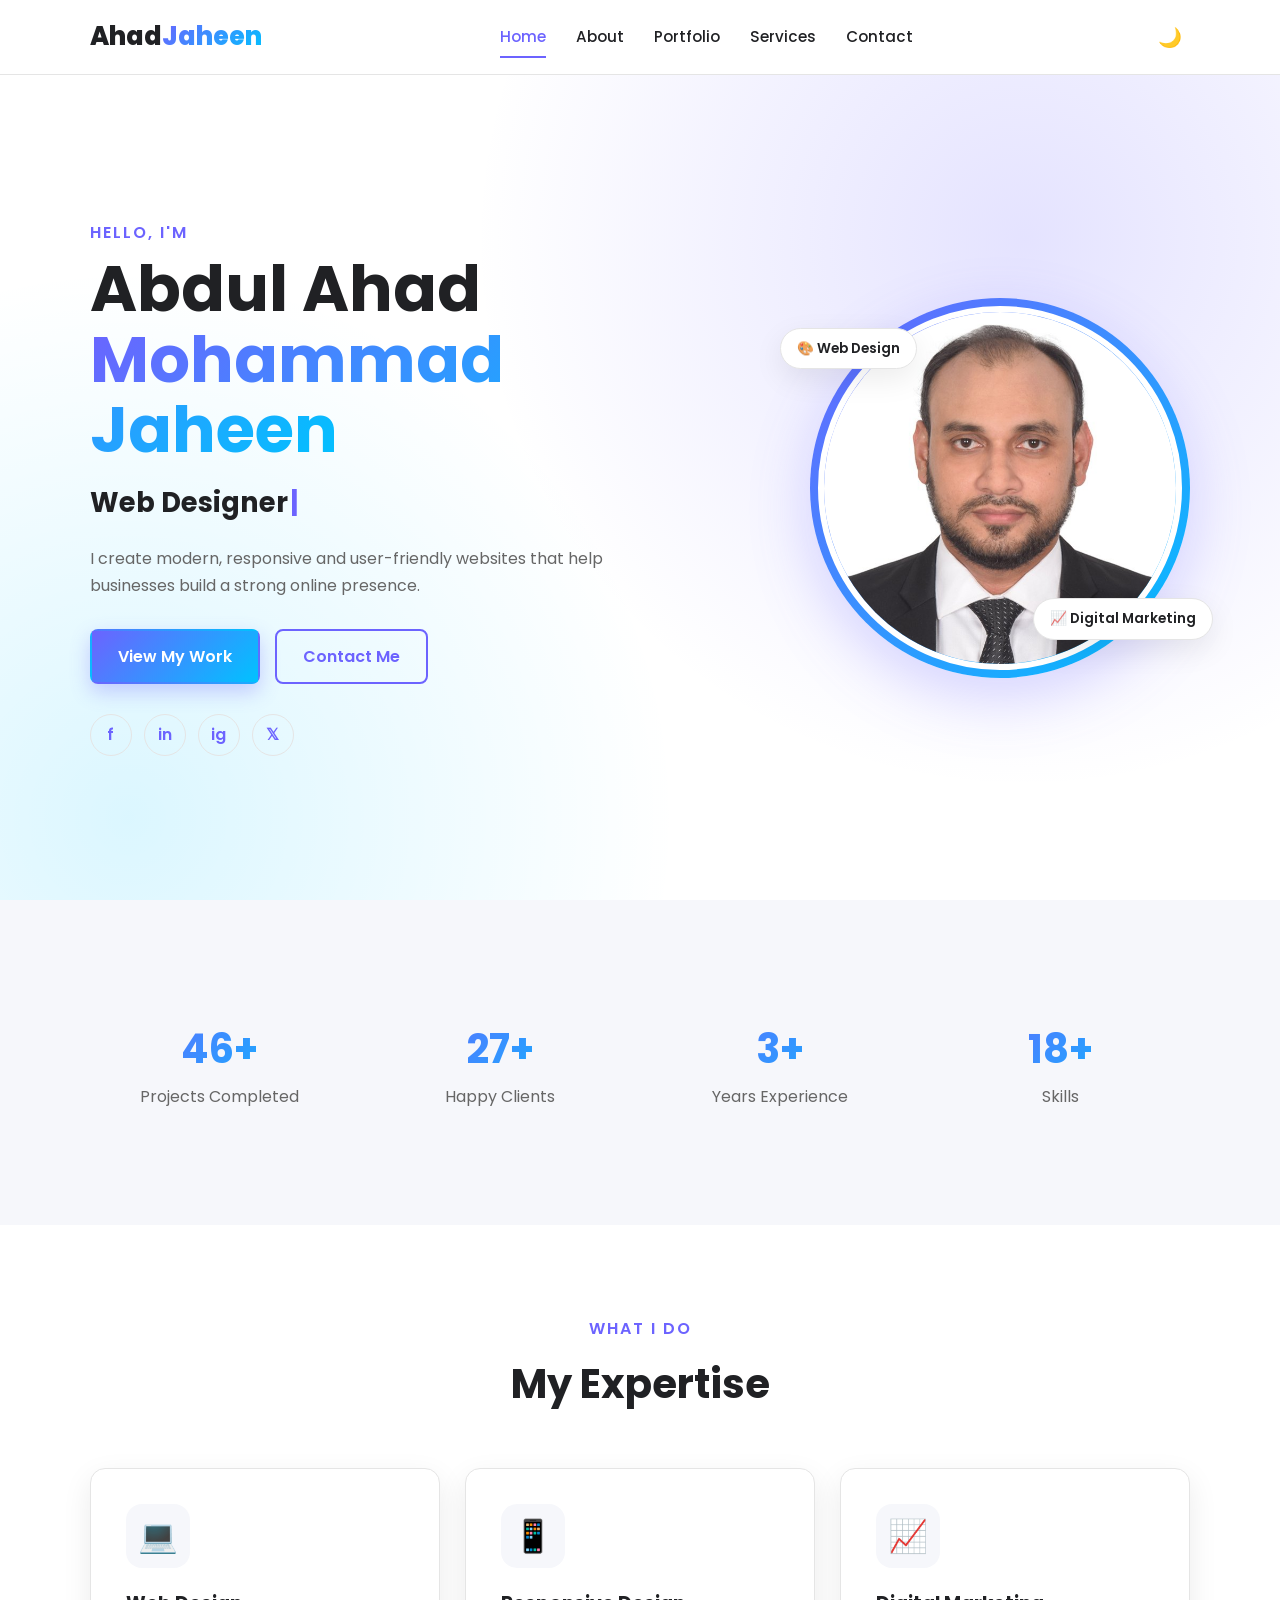
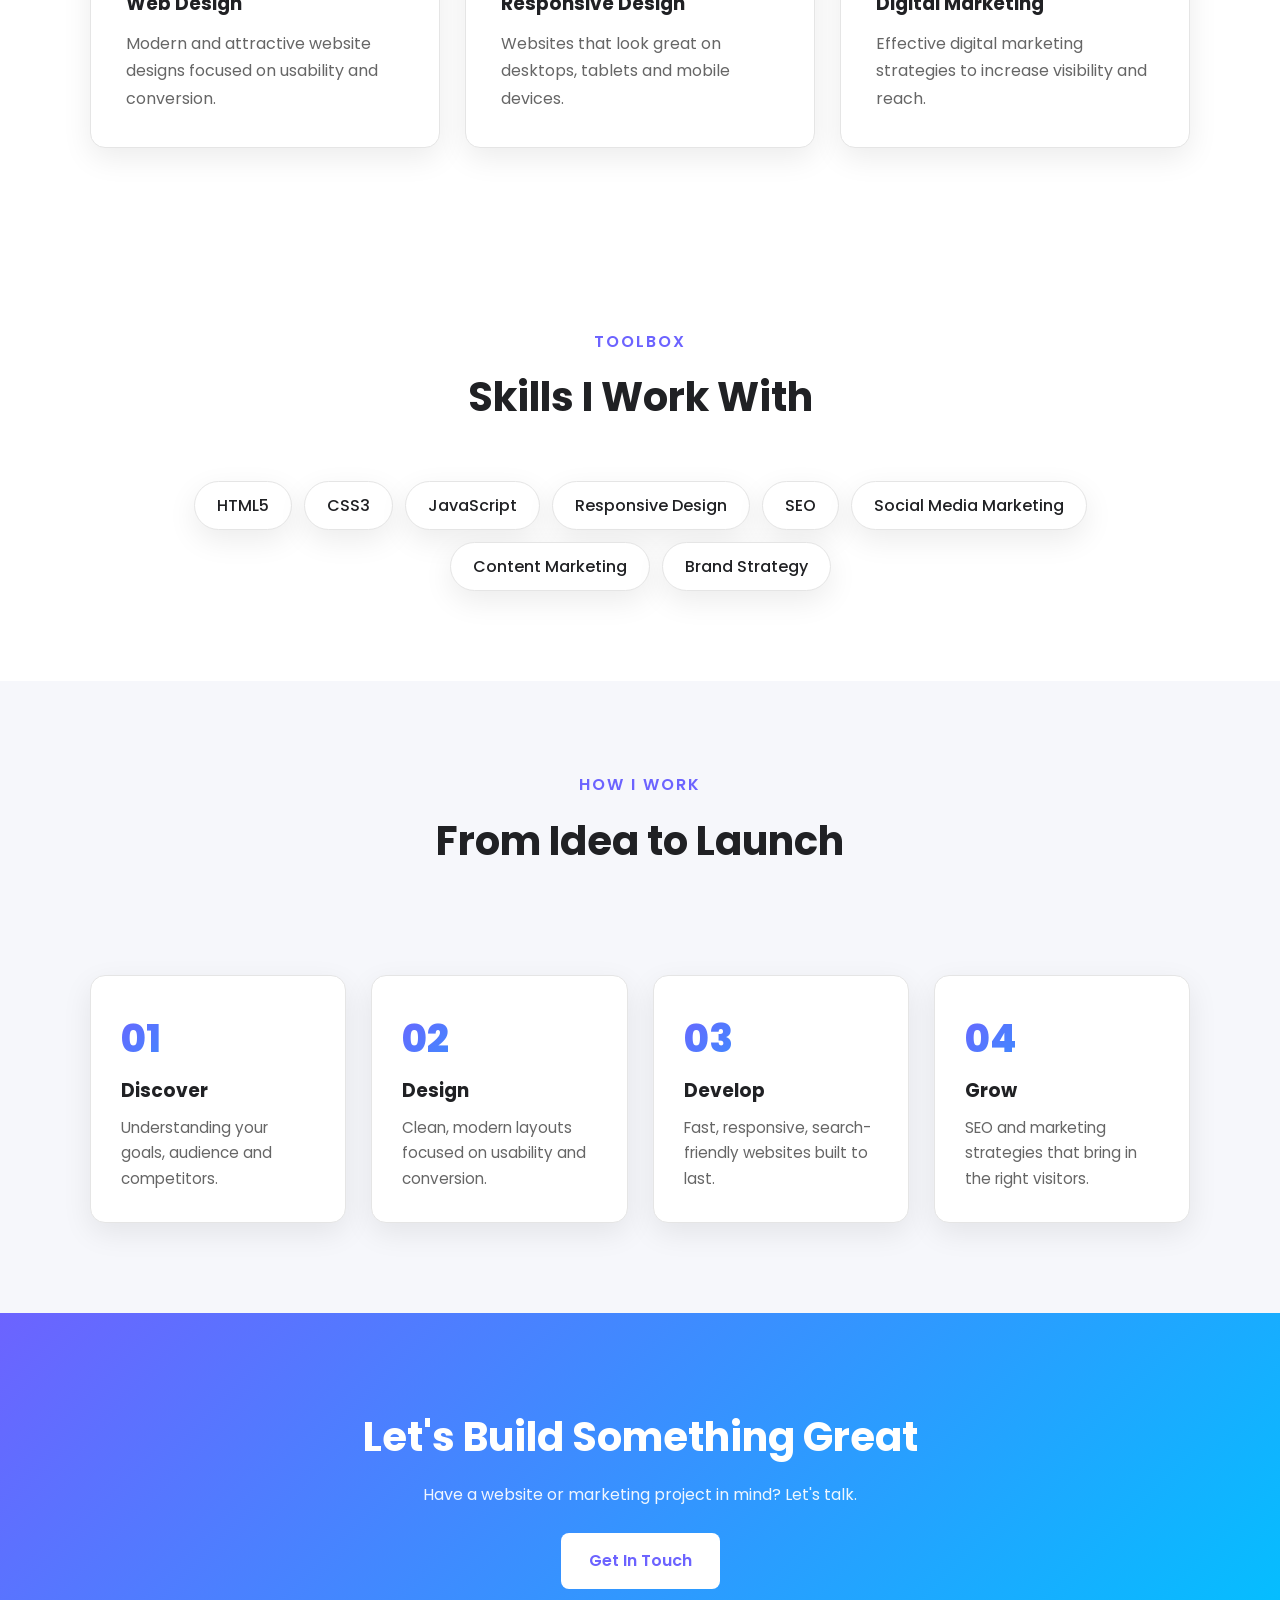
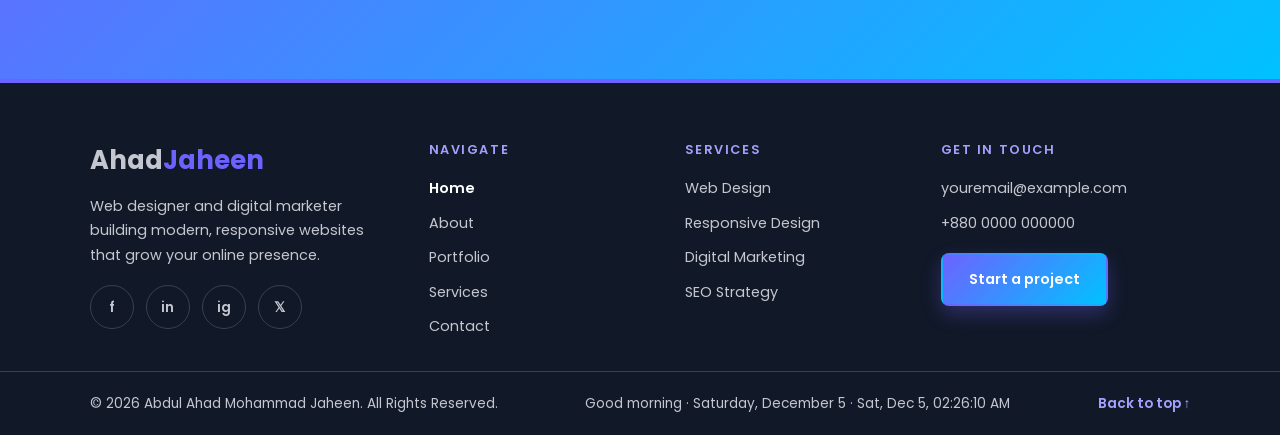
<file: index.html>
<!DOCTYPE html>
<html lang="en">
<head>
    <meta charset="UTF-8">
    <meta name="viewport" content="width=device-width, initial-scale=1.0">
    <meta name="description" content="Portfolio of Abdul Ahad Mohammad Jaheen - Web Designer and Digital Marketer.">
    <link rel="icon" href="data:image/svg+xml,<svg xmlns=%27http://www.w3.org/2000/svg%27 viewBox=%270 0 100 100%27><text y=%27.9em%27 font-size=%2790%27>💻</text></svg>">
    <title>Abdul Ahad Mohammad Jaheen | Home</title>
    <link rel="stylesheet" href="./assets/css/style.css">
    <link rel="stylesheet" href="./assets/css/responsive.css">
</head>
<body>
<div id="progress"></div>

<header class="header">
    <a href="./index.html" class="logo">Ahad<span>Jaheen</span></a>

    <nav class="navbar" id="navbar">
        <a href="./index.html" class="active">Home</a>
        <a href="./about-page.html">About</a>
        <a href="./portfolio-page.html">Portfolio</a>
        <a href="./service-page.html">Services</a>
        <a href="./contact-page.html">Contact</a>
    </nav>

    <div class="header-actions">
        <button id="theme-toggle" class="icon-btn">🌙</button>
        <button id="menu-toggle" class="icon-btn menu-btn">☰</button>
    </div>
</header>

<main>

<section class="hero">
    <div class="hero-content reveal">
        <p class="subtitle">Hello, I'm</p>
        <h1>Abdul Ahad <span>Mohammad Jaheen</span></h1>
        <h2><span id="typed" data-words="Web Designer|Digital Marketer|SEO Strategist">Web Designer &amp; Digital Marketer</span></h2>
        <p>
            I create modern, responsive and user-friendly websites
            that help businesses build a strong online presence.
        </p>

        <div class="hero-buttons">
            <a href="./portfolio-page.html" class="btn">View My Work</a>
            <a href="./contact-page.html" class="btn btn-outline">Contact Me</a>
        </div>

        <div class="social-links">
            <a href="#">f</a>
            <a href="#">in</a>
            <a href="#">ig</a>
            <a href="#">𝕏</a>
        </div>
    </div>

    <div class="hero-image reveal">
        <div class="profile-circle">
            <img src="./assets/images/ahad.jpg" alt="Portrait of Abdul Ahad Mohammad Jaheen">
        </div>
        <span class="float-badge fb1">🎨 Web Design</span>
        <span class="float-badge fb2">📈 Digital Marketing</span>
    </div>
</section>

<section class="stats section">
    <div class="stat-card reveal">
        <h3 data-count="50" data-suffix="+">0+</h3>
        <p>Projects Completed</p>
    </div>

    <div class="stat-card reveal">
        <h3 data-count="30" data-suffix="+">0+</h3>
        <p>Happy Clients</p>
    </div>

    <div class="stat-card reveal">
        <h3 data-count="3" data-suffix="+">0+</h3>
        <p>Years Experience</p>
    </div>

    <div class="stat-card reveal">
        <h3 data-count="20" data-suffix="+">0+</h3>
        <p>Skills</p>
    </div>
</section>

<section class="section">
    <div class="section-heading reveal">
        <p class="subtitle">What I Do</p>
        <h2>My Expertise</h2>
    </div>

    <div class="cards">
        <div class="card reveal">
            <div class="card-icon">💻</div>
            <h3>Web Design</h3>
            <p>
                Modern and attractive website designs focused on
                usability and conversion.
            </p>
        </div>

        <div class="card reveal">
            <div class="card-icon">📱</div>
            <h3>Responsive Design</h3>
            <p>
                Websites that look great on desktops, tablets and
                mobile devices.
            </p>
        </div>

        <div class="card reveal">
            <div class="card-icon">📈</div>
            <h3>Digital Marketing</h3>
            <p>
                Effective digital marketing strategies to increase
                visibility and reach.
            </p>
        </div>
    </div>
</section>


<section class="section skills-section">
    <div class="section-heading reveal">
        <p class="subtitle">Toolbox</p>
        <h2>Skills I Work With</h2>
    </div>
    <div class="chips reveal">
        <span>HTML5</span><span>CSS3</span><span>JavaScript</span><span>Responsive Design</span>
        <span>SEO</span><span>Social Media Marketing</span><span>Content Marketing</span><span>Brand Strategy</span>
    </div>
</section>

<section class="section stats">
    <div class="section-heading reveal" style="grid-column:1/-1;margin-bottom:10px">
        <p class="subtitle">How I Work</p>
        <h2>From Idea to Launch</h2>
    </div>
</section>
<section class="section" style="padding-top:0;background:var(--bg-secondary)">
    <div class="steps">
        <div class="step reveal"><h3>Discover</h3><p>Understanding your goals, audience and competitors.</p></div>
        <div class="step reveal"><h3>Design</h3><p>Clean, modern layouts focused on usability and conversion.</p></div>
        <div class="step reveal"><h3>Develop</h3><p>Fast, responsive, search-friendly websites built to last.</p></div>
        <div class="step reveal"><h3>Grow</h3><p>SEO and marketing strategies that bring in the right visitors.</p></div>
    </div>
</section>

<section class="cta section">
    <div class="cta-content reveal">
        <h2>Let's Build Something Great</h2>
        <p>Have a website or marketing project in mind? Let's talk.</p>
        <a href="./contact-page.html" class="btn">Get In Touch</a>
    </div>
</section>

</main>

<footer class="site-footer">
    <div class="sf-main">
        <div class="sf-brand">
            <a href="./index.html" class="sf-logo">Ahad<span>Jaheen</span></a>
            <p>Web designer and digital marketer building modern, responsive websites that grow your online presence.</p>
            <div class="sf-social">
                <a href="#" aria-label="Facebook">f</a>
                <a href="#" aria-label="LinkedIn">in</a>
                <a href="#" aria-label="Instagram">ig</a>
                <a href="#" aria-label="X">𝕏</a>
            </div>
        </div>
        <div class="sf-col sf-nav">
            <h4>Navigate</h4>
            <a href="./index.html">Home</a>
            <a href="./about-page.html">About</a>
            <a href="./portfolio-page.html">Portfolio</a>
            <a href="./service-page.html">Services</a>
            <a href="./contact-page.html">Contact</a>
        </div>
        <div class="sf-col">
            <h4>Services</h4>
            <a href="./service-page.html">Web Design</a>
            <a href="./service-page.html">Responsive Design</a>
            <a href="./service-page.html">Digital Marketing</a>
            <a href="./service-page.html">SEO Strategy</a>
        </div>
        <div class="sf-col">
            <h4>Get in touch</h4>
            <a href="mailto:youremail@example.com">youremail@example.com</a>
            <a href="tel:+8800000000000">+880 0000 000000</a>
            <a href="./contact-page.html" class="btn">Start a project</a>
        </div>
    </div>
    <div class="sf-bottom">
        <span>&copy; <span id="sf-year">2026</span> Abdul Ahad Mohammad Jaheen. All Rights Reserved.</span>
        <span><span id="sf-greeting"></span> &middot; <span id="sf-date"></span> &middot; <span id="live-clock"></span></span>
        <a href="#top" onclick="window.scrollTo({top:0,behavior:'smooth'});return false;">Back to top &uarr;</a>
    </div>
</footer>

<button id="back-to-top">↑</button>

<script src="./assets/js/script.js"></script>
<script src="./assets/js/app.js"></script>
</body>
</html>
</file>
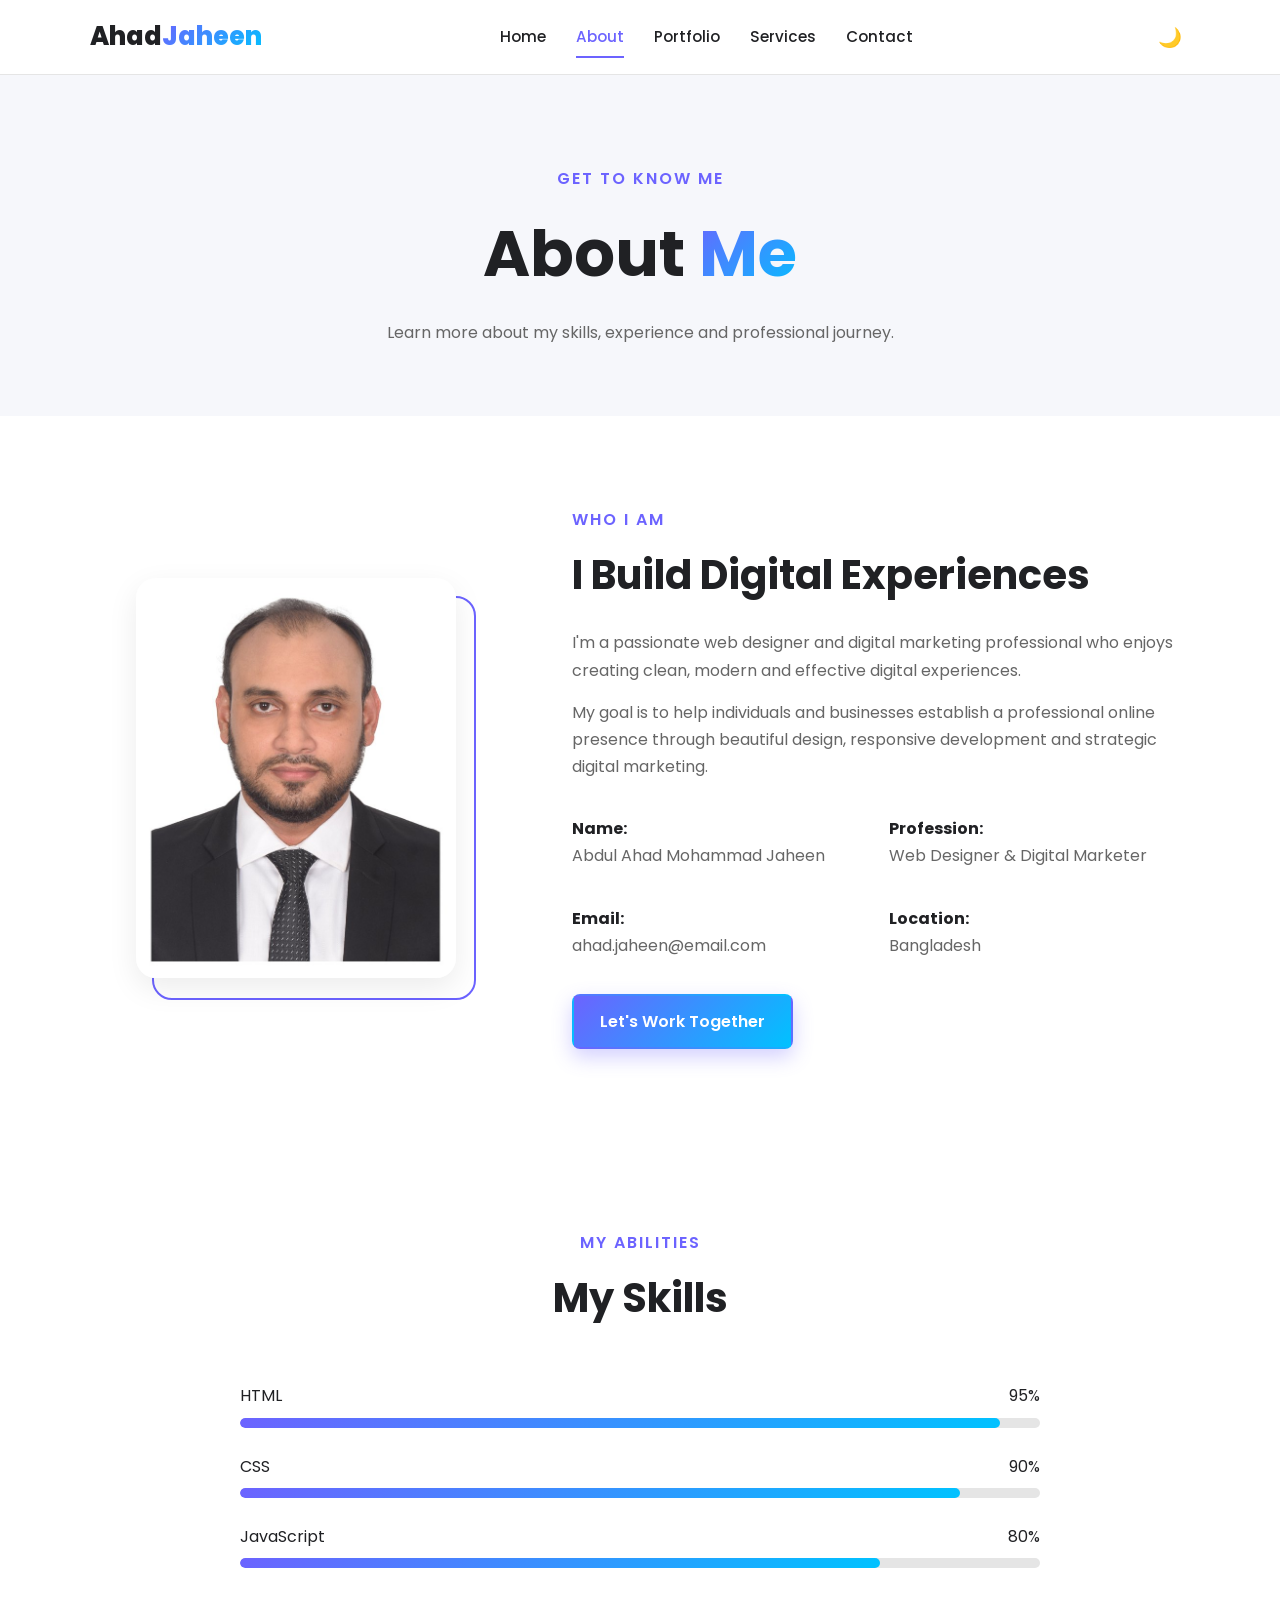
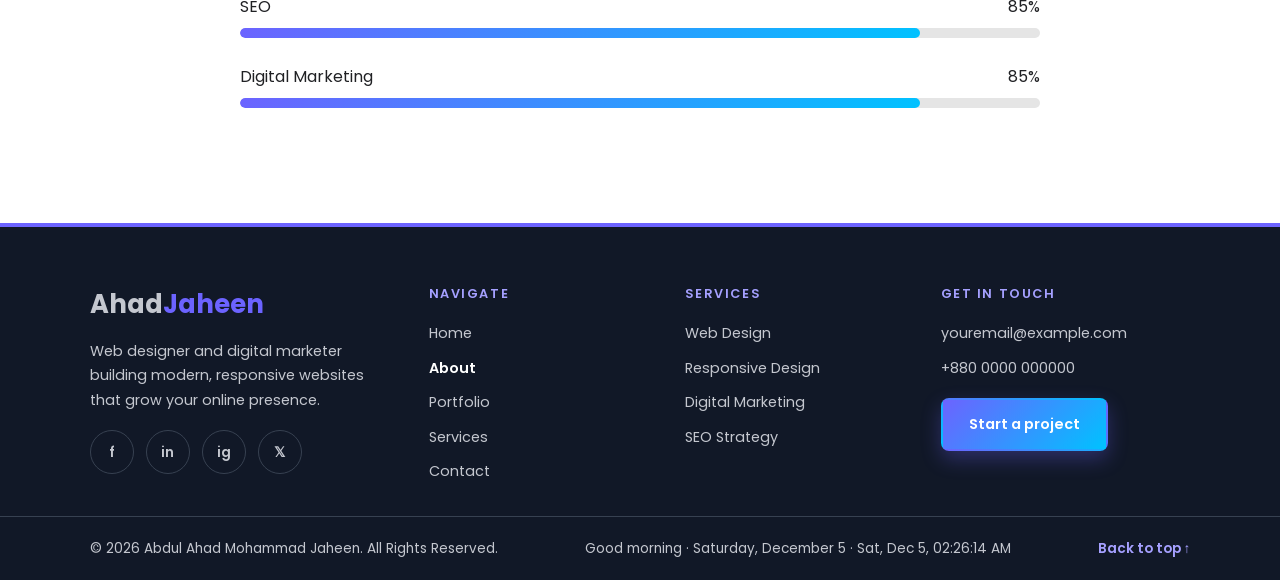
<file: about-page.html>
<!DOCTYPE html>
<html lang="en">
<head>
    <meta charset="UTF-8">
    <meta name="viewport" content="width=device-width, initial-scale=1.0">
    <meta name="description" content="Portfolio of Abdul Ahad Mohammad Jaheen - Web Designer and Digital Marketer.">
    <link rel="icon" href="data:image/svg+xml,<svg xmlns=%27http://www.w3.org/2000/svg%27 viewBox=%270 0 100 100%27><text y=%27.9em%27 font-size=%2790%27>💻</text></svg>">
    <title>Abdul Ahad Mohammad Jaheen | About</title>
    <link rel="stylesheet" href="./assets/css/style.css">
    <link rel="stylesheet" href="./assets/css/responsive.css">
</head>
<body>
<div id="progress"></div>

<header class="header">
    <a href="./index.html" class="logo">Ahad<span>Jaheen</span></a>

    <nav class="navbar" id="navbar">
        <a href="./index.html">Home</a>
        <a href="./about-page.html" class="active">About</a>
        <a href="./portfolio-page.html">Portfolio</a>
        <a href="./service-page.html">Services</a>
        <a href="./contact-page.html">Contact</a>
    </nav>

    <div class="header-actions">
        <button id="theme-toggle" class="icon-btn">🌙</button>
        <button id="menu-toggle" class="icon-btn menu-btn">☰</button>
    </div>
</header>

<main>

<section class="page-header">
    <p class="subtitle">Get To Know Me</p>
    <h1>About <span>Me</span></h1>
    <p>Learn more about my skills, experience and professional journey.</p>
</section>

<section class="about section">

    <div class="about-image reveal">
        <img class="about-photo" src="./assets/images/ahad.jpg" alt="Portrait of Abdul Ahad Mohammad Jaheen">
    </div>

    <div class="about-content reveal">
        <p class="subtitle">Who I Am</p>

        <h2>I Build Digital Experiences</h2>

        <p>
            I'm a passionate web designer and digital marketing
            professional who enjoys creating clean, modern and
            effective digital experiences.
        </p>

        <p>
            My goal is to help individuals and businesses establish
            a professional online presence through beautiful design,
            responsive development and strategic digital marketing.
        </p>

        <div class="about-info">
            <div>
                <strong>Name:</strong>
                <span>Abdul Ahad Mohammad Jaheen</span>
            </div>

            <div>
                <strong>Profession:</strong>
                <span>Web Designer &amp; Digital Marketer</span>
            </div>

            <div>
                <strong>Email:</strong>
                <span><a href="mailto:ahad.jaheen@email.com">ahad.jaheen@email.com</a></span>
            </div>

            <div>
                <strong>Location:</strong>
                <span>Bangladesh</span>
            </div>
        </div>

        <a href="./contact-page.html" class="btn">Let's Work Together</a>
    </div>

</section>

<section class="section skills-section">

    <div class="section-heading">
        <p class="subtitle">My Abilities</p>
        <h2>My Skills</h2>
    </div>

    <div class="skills">

        <div class="skill">
            <div class="skill-title">
                <span>HTML</span>
                <span>95%</span>
            </div>
            <div class="progress">
                <span style="width:95%"></span>
            </div>
        </div>

        <div class="skill">
            <div class="skill-title">
                <span>CSS</span>
                <span>90%</span>
            </div>
            <div class="progress">
                <span style="width:90%"></span>
            </div>
        </div>

        <div class="skill">
            <div class="skill-title">
                <span>JavaScript</span>
                <span>80%</span>
            </div>
            <div class="progress">
                <span style="width:80%"></span>
            </div>
        </div>

        <div class="skill">
            <div class="skill-title">
                <span>SEO</span>
                <span>85%</span>
            </div>
            <div class="progress">
                <span style="width:85%"></span>
            </div>
        </div>

        <div class="skill">
            <div class="skill-title">
                <span>Digital Marketing</span>
                <span>85%</span>
            </div>
            <div class="progress">
                <span style="width:85%"></span>
            </div>
        </div>

    </div>

</section>

</main>

<footer class="site-footer">
    <div class="sf-main">
        <div class="sf-brand">
            <a href="./index.html" class="sf-logo">Ahad<span>Jaheen</span></a>
            <p>Web designer and digital marketer building modern, responsive websites that grow your online presence.</p>
            <div class="sf-social">
                <a href="#" aria-label="Facebook">f</a>
                <a href="#" aria-label="LinkedIn">in</a>
                <a href="#" aria-label="Instagram">ig</a>
                <a href="#" aria-label="X">𝕏</a>
            </div>
        </div>
        <div class="sf-col sf-nav">
            <h4>Navigate</h4>
            <a href="./index.html">Home</a>
            <a href="./about-page.html">About</a>
            <a href="./portfolio-page.html">Portfolio</a>
            <a href="./service-page.html">Services</a>
            <a href="./contact-page.html">Contact</a>
        </div>
        <div class="sf-col">
            <h4>Services</h4>
            <a href="./service-page.html">Web Design</a>
            <a href="./service-page.html">Responsive Design</a>
            <a href="./service-page.html">Digital Marketing</a>
            <a href="./service-page.html">SEO Strategy</a>
        </div>
        <div class="sf-col">
            <h4>Get in touch</h4>
            <a href="mailto:youremail@example.com">youremail@example.com</a>
            <a href="tel:+8800000000000">+880 0000 000000</a>
            <a href="./contact-page.html" class="btn">Start a project</a>
        </div>
    </div>
    <div class="sf-bottom">
        <span>&copy; <span id="sf-year">2026</span> Abdul Ahad Mohammad Jaheen. All Rights Reserved.</span>
        <span><span id="sf-greeting"></span> &middot; <span id="sf-date"></span> &middot; <span id="live-clock"></span></span>
        <a href="#top" onclick="window.scrollTo({top:0,behavior:'smooth'});return false;">Back to top &uarr;</a>
    </div>
</footer>

<button id="back-to-top">↑</button>

<script src="./assets/js/script.js"></script>
<script src="./assets/js/app.js"></script>
</body>
</html>
</file>
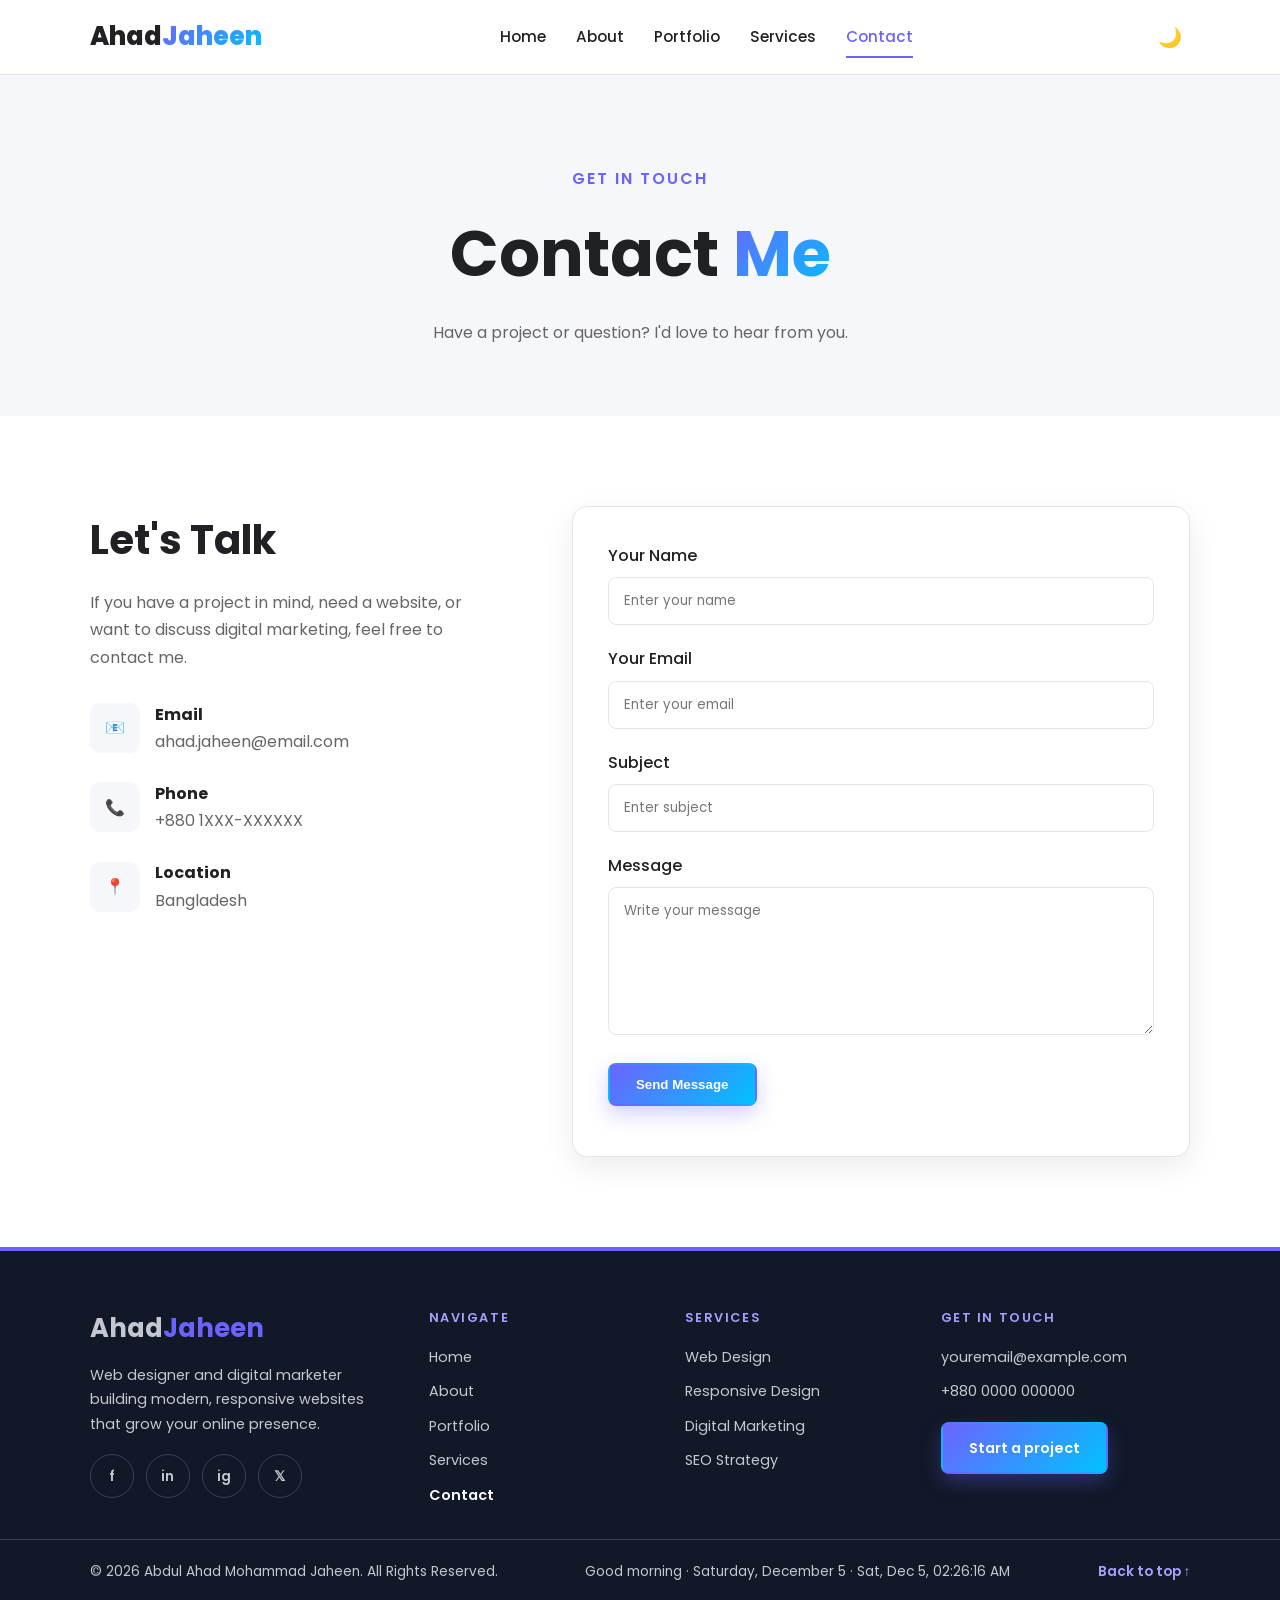
<file: contact-page.html>
<!DOCTYPE html>
<html lang="en">
<head>
    <meta charset="UTF-8">
    <meta name="viewport" content="width=device-width, initial-scale=1.0">
    <meta name="description" content="Portfolio of Abdul Ahad Mohammad Jaheen - Web Designer and Digital Marketer.">
    <link rel="icon" href="data:image/svg+xml,<svg xmlns=%27http://www.w3.org/2000/svg%27 viewBox=%270 0 100 100%27><text y=%27.9em%27 font-size=%2790%27>💻</text></svg>">
    <title>Abdul Ahad Mohammad Jaheen | Contact</title>
    <link rel="stylesheet" href="./assets/css/style.css">
    <link rel="stylesheet" href="./assets/css/responsive.css">
</head>
<body>
<div id="progress"></div>

<header class="header">
    <a href="./index.html" class="logo">Ahad<span>Jaheen</span></a>

    <nav class="navbar" id="navbar">
        <a href="./index.html">Home</a>
        <a href="./about-page.html">About</a>
        <a href="./portfolio-page.html">Portfolio</a>
        <a href="./service-page.html">Services</a>
        <a href="./contact-page.html" class="active">Contact</a>
    </nav>

    <div class="header-actions">
        <button id="theme-toggle" class="icon-btn">🌙</button>
        <button id="menu-toggle" class="icon-btn menu-btn">☰</button>
    </div>
</header>

<main>

<section class="page-header">
    <p class="subtitle">Get In Touch</p>
    <h1>Contact <span>Me</span></h1>
    <p>Have a project or question? I'd love to hear from you.</p>
</section>

<section class="contact section">

    <div class="contact-info reveal">

        <h2>Let's Talk</h2>

        <p>
            If you have a project in mind, need a website, or want
            to discuss digital marketing, feel free to contact me.
        </p>

        <div class="contact-item">
            <div class="contact-icon">📧</div>
            <div>
                <h4>Email</h4>
                <p><a href="mailto:ahad.jaheen@email.com">ahad.jaheen@email.com</a></p>
            </div>
        </div>

        <div class="contact-item">
            <div class="contact-icon">📞</div>
            <div>
                <h4>Phone</h4>
                <p>+880 1XXX-XXXXXX</p>
            </div>
        </div>

        <div class="contact-item">
            <div class="contact-icon">📍</div>
            <div>
                <h4>Location</h4>
                <p>Bangladesh</p>
            </div>
        </div>

    </div>

    <form class="contact-form reveal" id="contact-form">

        <div class="form-group">
            <label for="name">Your Name</label>
            <input type="text" id="name" placeholder="Enter your name">
            <small class="error"></small>
        </div>

        <div class="form-group">
            <label for="email">Your Email</label>
            <input type="email" id="email" placeholder="Enter your email">
            <small class="error"></small>
        </div>

        <div class="form-group">
            <label for="subject">Subject</label>
            <input type="text" id="subject" placeholder="Enter subject">
            <small class="error"></small>
        </div>

        <div class="form-group">
            <label for="message">Message</label>
            <textarea id="message" rows="6"
                placeholder="Write your message"></textarea>
            <small class="error"></small>
        </div>

        <button type="submit" class="btn">Send Message</button>

        <p id="form-message"></p>

    </form>

</section>

</main>

<footer class="site-footer">
    <div class="sf-main">
        <div class="sf-brand">
            <a href="./index.html" class="sf-logo">Ahad<span>Jaheen</span></a>
            <p>Web designer and digital marketer building modern, responsive websites that grow your online presence.</p>
            <div class="sf-social">
                <a href="#" aria-label="Facebook">f</a>
                <a href="#" aria-label="LinkedIn">in</a>
                <a href="#" aria-label="Instagram">ig</a>
                <a href="#" aria-label="X">𝕏</a>
            </div>
        </div>
        <div class="sf-col sf-nav">
            <h4>Navigate</h4>
            <a href="./index.html">Home</a>
            <a href="./about-page.html">About</a>
            <a href="./portfolio-page.html">Portfolio</a>
            <a href="./service-page.html">Services</a>
            <a href="./contact-page.html">Contact</a>
        </div>
        <div class="sf-col">
            <h4>Services</h4>
            <a href="./service-page.html">Web Design</a>
            <a href="./service-page.html">Responsive Design</a>
            <a href="./service-page.html">Digital Marketing</a>
            <a href="./service-page.html">SEO Strategy</a>
        </div>
        <div class="sf-col">
            <h4>Get in touch</h4>
            <a href="mailto:youremail@example.com">youremail@example.com</a>
            <a href="tel:+8800000000000">+880 0000 000000</a>
            <a href="./contact-page.html" class="btn">Start a project</a>
        </div>
    </div>
    <div class="sf-bottom">
        <span>&copy; <span id="sf-year">2026</span> Abdul Ahad Mohammad Jaheen. All Rights Reserved.</span>
        <span><span id="sf-greeting"></span> &middot; <span id="sf-date"></span> &middot; <span id="live-clock"></span></span>
        <a href="#top" onclick="window.scrollTo({top:0,behavior:'smooth'});return false;">Back to top &uarr;</a>
    </div>
</footer>

<button id="back-to-top">↑</button>

<script src="./assets/js/script.js"></script>
<script src="./assets/js/app.js"></script>
</body>
</html>
</file>
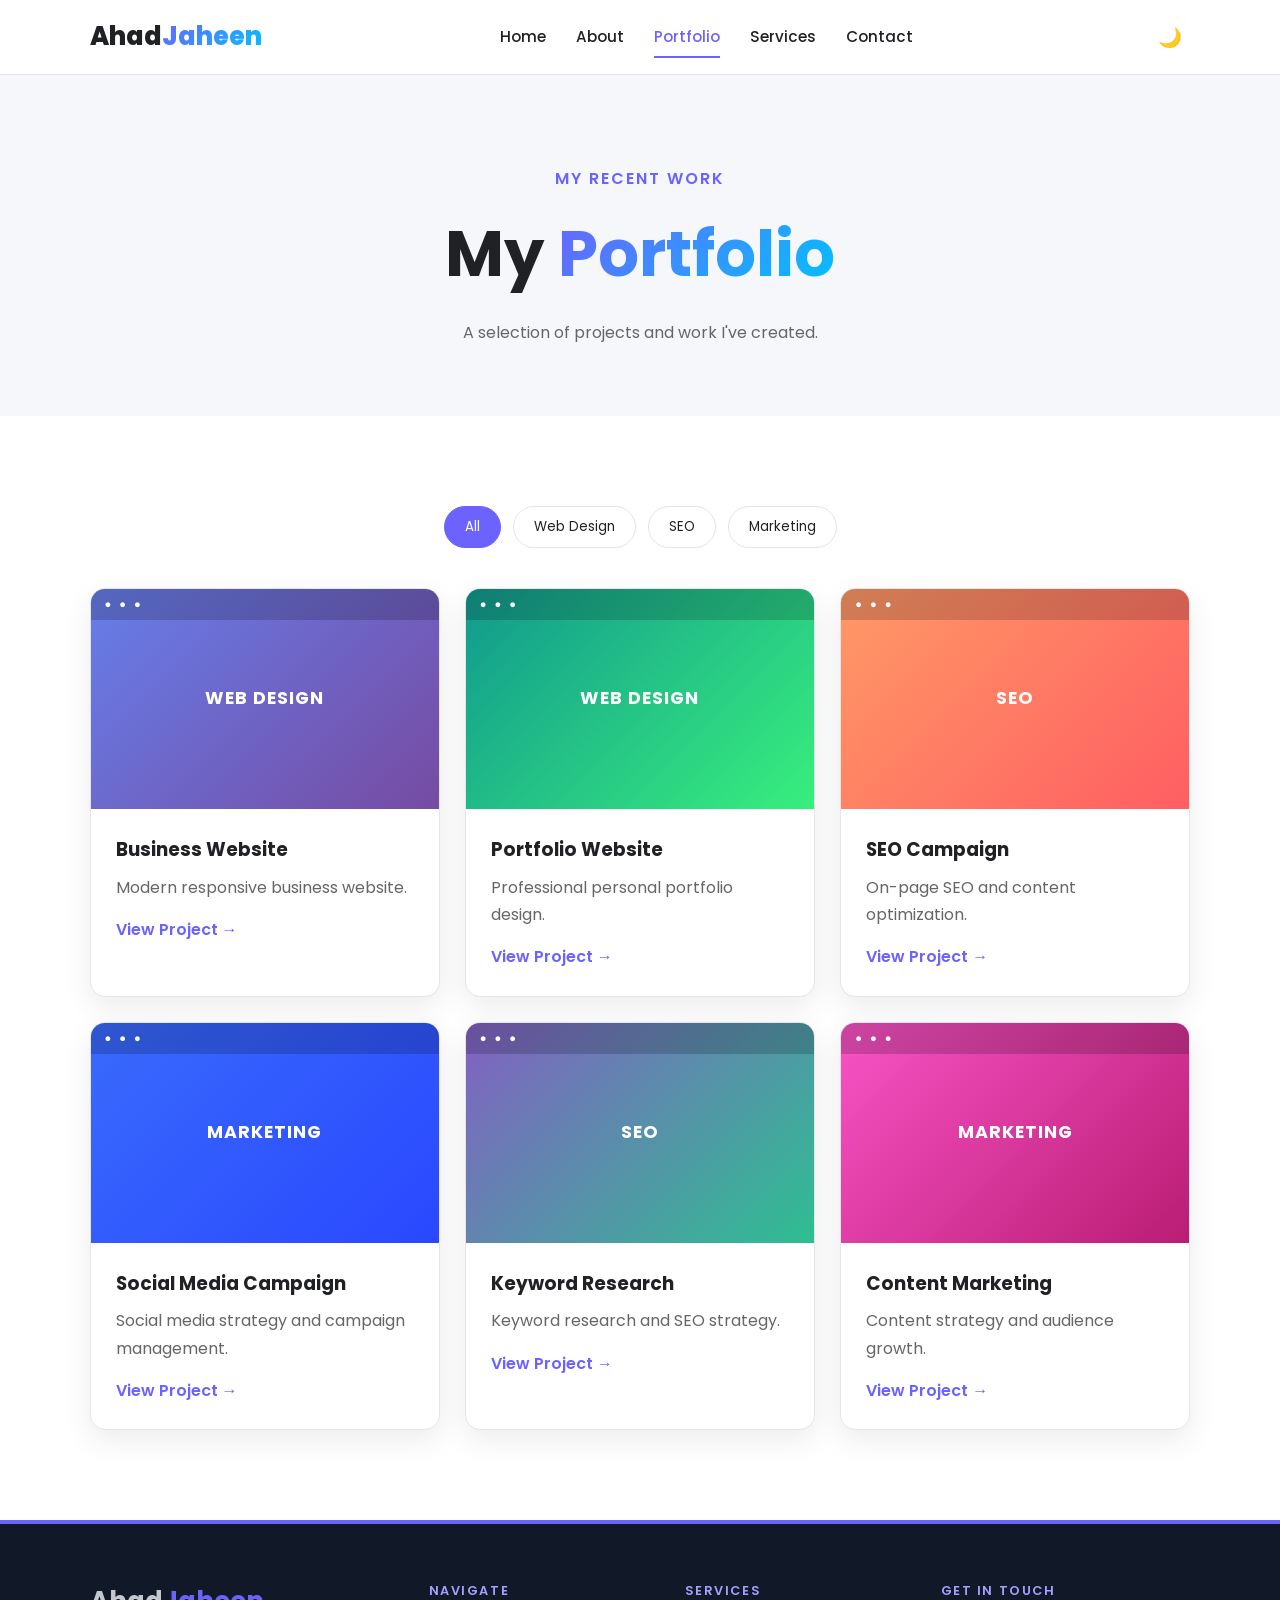
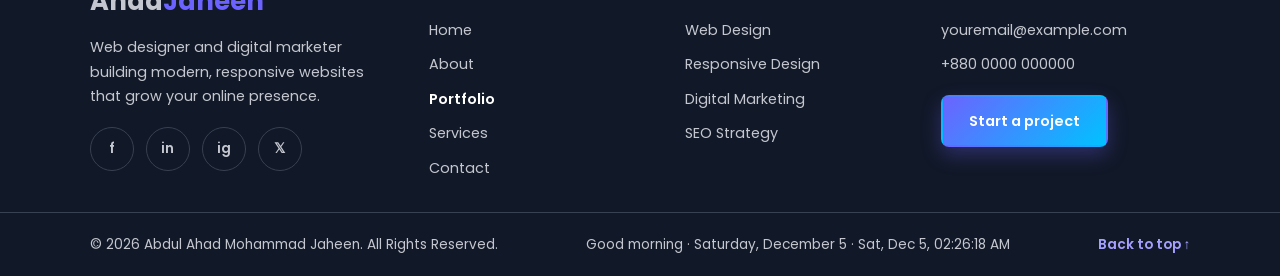
<file: portfolio-page.html>
<!DOCTYPE html>
<html lang="en">
<head>
    <meta charset="UTF-8">
    <meta name="viewport" content="width=device-width, initial-scale=1.0">
    <meta name="description" content="Portfolio of Abdul Ahad Mohammad Jaheen - Web Designer and Digital Marketer.">
    <link rel="icon" href="data:image/svg+xml,<svg xmlns=%27http://www.w3.org/2000/svg%27 viewBox=%270 0 100 100%27><text y=%27.9em%27 font-size=%2790%27>💻</text></svg>">
    <title>Abdul Ahad Mohammad Jaheen | Portfolio</title>
    <link rel="stylesheet" href="./assets/css/style.css">
    <link rel="stylesheet" href="./assets/css/responsive.css">
</head>
<body>
<div id="progress"></div>

<header class="header">
    <a href="./index.html" class="logo">Ahad<span>Jaheen</span></a>

    <nav class="navbar" id="navbar">
        <a href="./index.html">Home</a>
        <a href="./about-page.html">About</a>
        <a href="./portfolio-page.html" class="active">Portfolio</a>
        <a href="./service-page.html">Services</a>
        <a href="./contact-page.html">Contact</a>
    </nav>

    <div class="header-actions">
        <button id="theme-toggle" class="icon-btn">🌙</button>
        <button id="menu-toggle" class="icon-btn menu-btn">☰</button>
    </div>
</header>

<main>

<section class="page-header">
    <p class="subtitle">My Recent Work</p>
    <h1>My <span>Portfolio</span></h1>
    <p>A selection of projects and work I've created.</p>
</section>

<section class="section">

    <div class="filter-buttons">
        <button class="filter-btn active" data-filter="all">All</button>
        <button class="filter-btn" data-filter="web">Web Design</button>
        <button class="filter-btn" data-filter="seo">SEO</button>
        <button class="filter-btn" data-filter="marketing">Marketing</button>
    </div>

    <div class="portfolio-grid">

        <div class="portfolio-item reveal" data-category="web">
            <div class="project-image project-one">
                <span>WEB DESIGN</span>
            </div>
            <div class="project-content">
                <h3>Business Website</h3>
                <p>Modern responsive business website.</p>
                <a href="#" class="project-link">View Project →</a>
            </div>
        </div>

        <div class="portfolio-item reveal" data-category="web">
            <div class="project-image project-two">
                <span>WEB DESIGN</span>
            </div>
            <div class="project-content">
                <h3>Portfolio Website</h3>
                <p>Professional personal portfolio design.</p>
                <a href="#" class="project-link">View Project →</a>
            </div>
        </div>

        <div class="portfolio-item reveal" data-category="seo">
            <div class="project-image project-three">
                <span>SEO</span>
            </div>
            <div class="project-content">
                <h3>SEO Campaign</h3>
                <p>On-page SEO and content optimization.</p>
                <a href="#" class="project-link">View Project →</a>
            </div>
        </div>

        <div class="portfolio-item reveal" data-category="marketing">
            <div class="project-image project-four">
                <span>MARKETING</span>
            </div>
            <div class="project-content">
                <h3>Social Media Campaign</h3>
                <p>Social media strategy and campaign management.</p>
                <a href="#" class="project-link">View Project →</a>
            </div>
        </div>

        <div class="portfolio-item reveal" data-category="seo">
            <div class="project-image project-five">
                <span>SEO</span>
            </div>
            <div class="project-content">
                <h3>Keyword Research</h3>
                <p>Keyword research and SEO strategy.</p>
                <a href="#" class="project-link">View Project →</a>
            </div>
        </div>

        <div class="portfolio-item reveal" data-category="marketing">
            <div class="project-image project-six">
                <span>MARKETING</span>
            </div>
            <div class="project-content">
                <h3>Content Marketing</h3>
                <p>Content strategy and audience growth.</p>
                <a href="#" class="project-link">View Project →</a>
            </div>
        </div>

    </div>

</section>

</main>

<footer class="site-footer">
    <div class="sf-main">
        <div class="sf-brand">
            <a href="./index.html" class="sf-logo">Ahad<span>Jaheen</span></a>
            <p>Web designer and digital marketer building modern, responsive websites that grow your online presence.</p>
            <div class="sf-social">
                <a href="#" aria-label="Facebook">f</a>
                <a href="#" aria-label="LinkedIn">in</a>
                <a href="#" aria-label="Instagram">ig</a>
                <a href="#" aria-label="X">𝕏</a>
            </div>
        </div>
        <div class="sf-col sf-nav">
            <h4>Navigate</h4>
            <a href="./index.html">Home</a>
            <a href="./about-page.html">About</a>
            <a href="./portfolio-page.html">Portfolio</a>
            <a href="./service-page.html">Services</a>
            <a href="./contact-page.html">Contact</a>
        </div>
        <div class="sf-col">
            <h4>Services</h4>
            <a href="./service-page.html">Web Design</a>
            <a href="./service-page.html">Responsive Design</a>
            <a href="./service-page.html">Digital Marketing</a>
            <a href="./service-page.html">SEO Strategy</a>
        </div>
        <div class="sf-col">
            <h4>Get in touch</h4>
            <a href="mailto:youremail@example.com">youremail@example.com</a>
            <a href="tel:+8800000000000">+880 0000 000000</a>
            <a href="./contact-page.html" class="btn">Start a project</a>
        </div>
    </div>
    <div class="sf-bottom">
        <span>&copy; <span id="sf-year">2026</span> Abdul Ahad Mohammad Jaheen. All Rights Reserved.</span>
        <span><span id="sf-greeting"></span> &middot; <span id="sf-date"></span> &middot; <span id="live-clock"></span></span>
        <a href="#top" onclick="window.scrollTo({top:0,behavior:'smooth'});return false;">Back to top &uarr;</a>
    </div>
</footer>

<button id="back-to-top">↑</button>

<script src="./assets/js/script.js"></script>
<script src="./assets/js/app.js"></script>
</body>
</html>
</file>
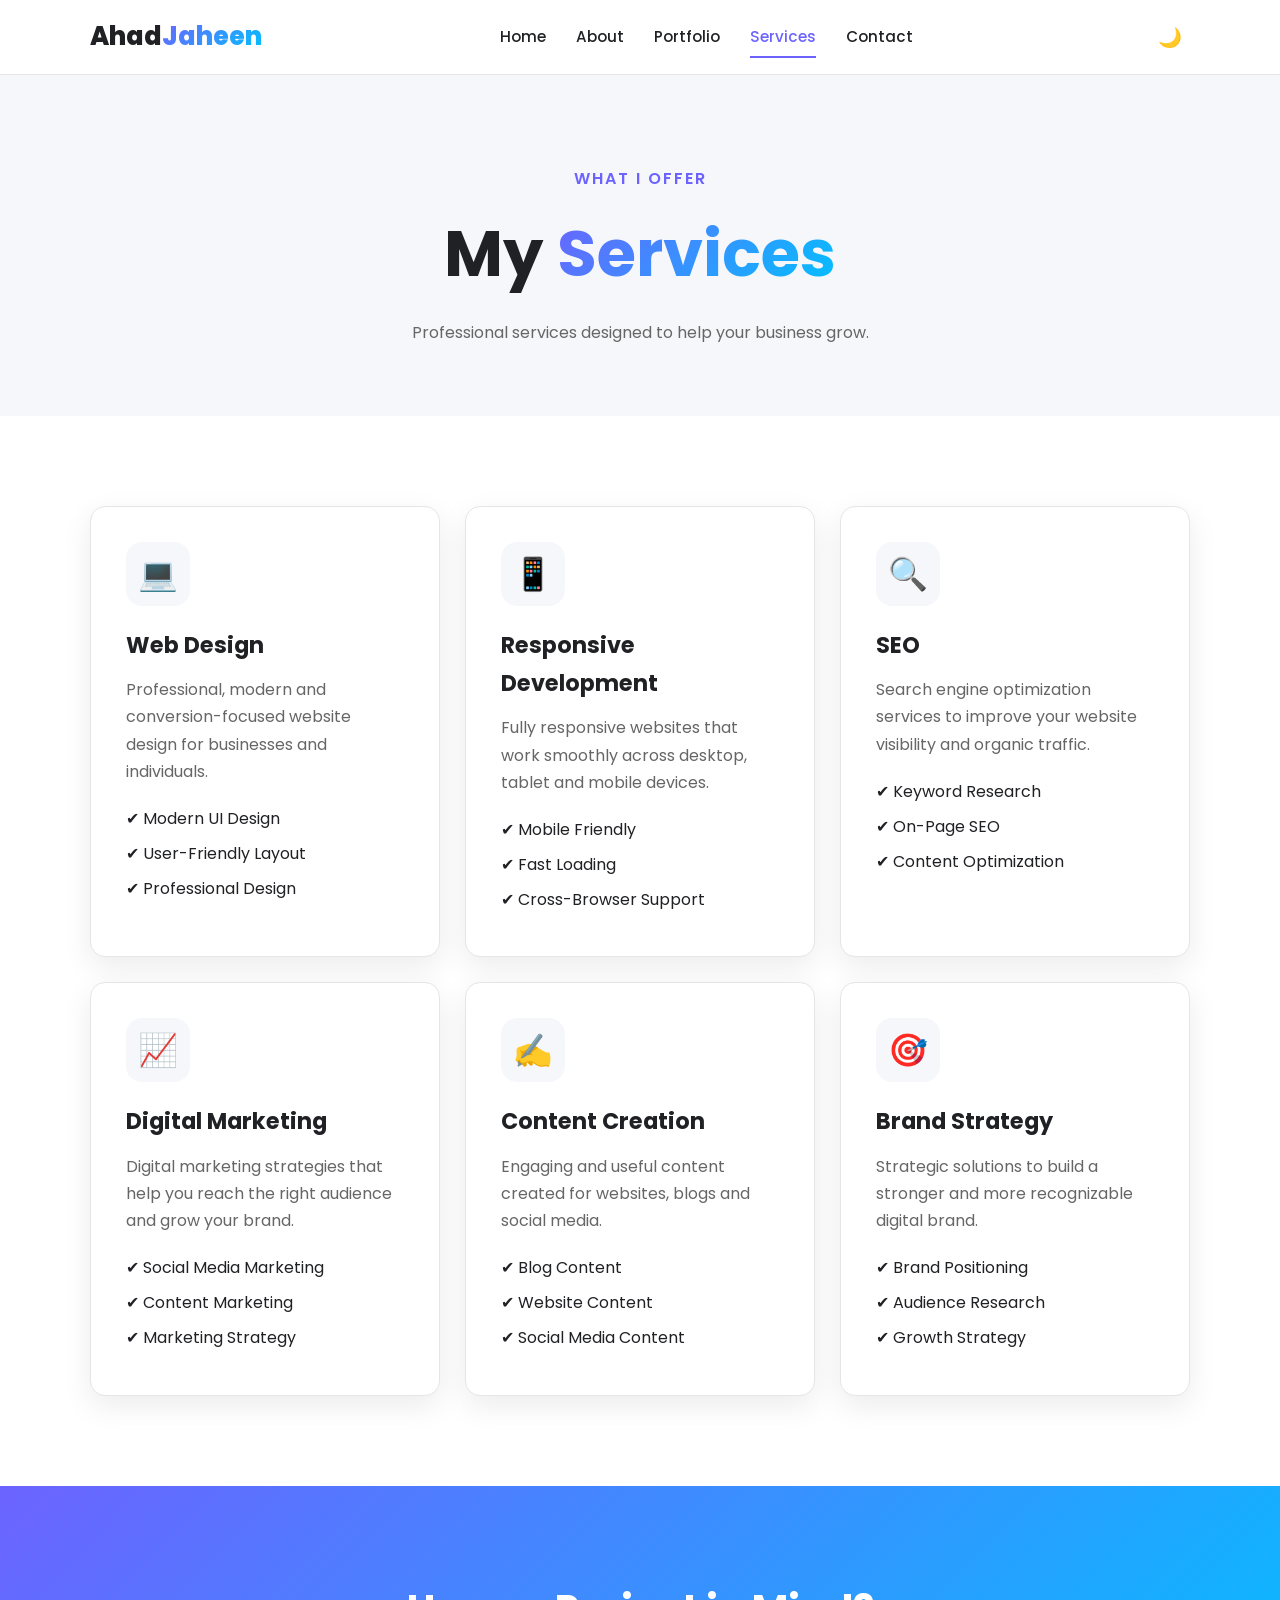
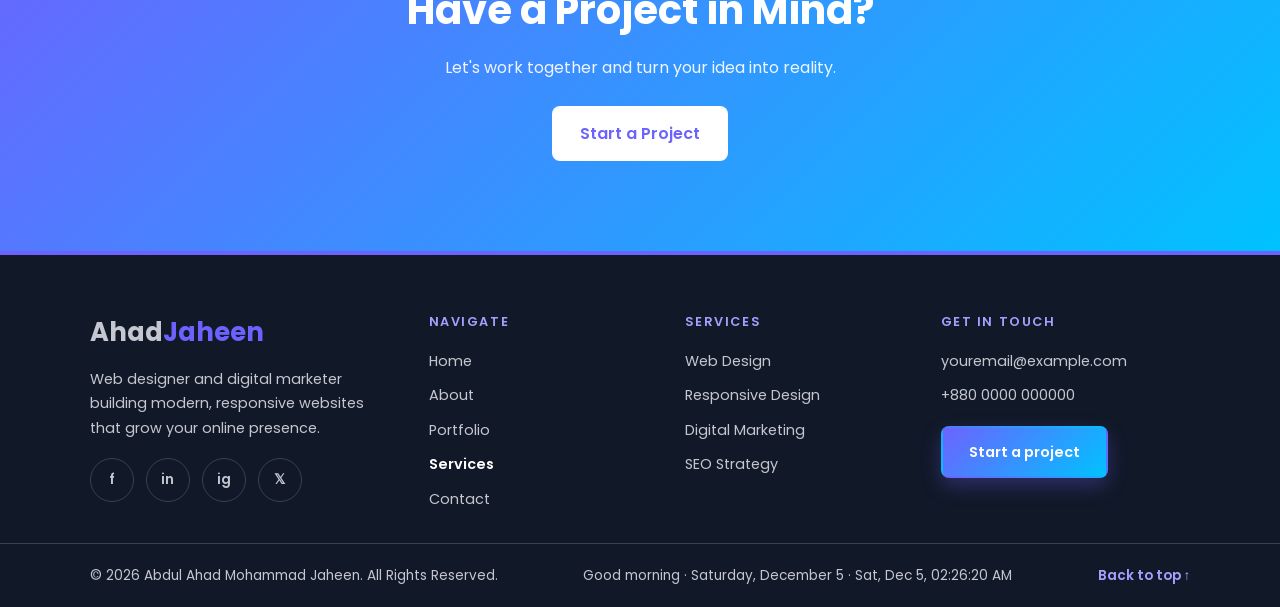
<file: service-page.html>
<!DOCTYPE html>
<html lang="en">
<head>
    <meta charset="UTF-8">
    <meta name="viewport" content="width=device-width, initial-scale=1.0">
    <meta name="description" content="Portfolio of Abdul Ahad Mohammad Jaheen - Web Designer and Digital Marketer.">
    <link rel="icon" href="data:image/svg+xml,<svg xmlns=%27http://www.w3.org/2000/svg%27 viewBox=%270 0 100 100%27><text y=%27.9em%27 font-size=%2790%27>💻</text></svg>">
    <title>Abdul Ahad Mohammad Jaheen | Services</title>
    <link rel="stylesheet" href="./assets/css/style.css">
    <link rel="stylesheet" href="./assets/css/responsive.css">
</head>
<body>
<div id="progress"></div>

<header class="header">
    <a href="./index.html" class="logo">Ahad<span>Jaheen</span></a>

    <nav class="navbar" id="navbar">
        <a href="./index.html">Home</a>
        <a href="./about-page.html">About</a>
        <a href="./portfolio-page.html">Portfolio</a>
        <a href="./service-page.html" class="active">Services</a>
        <a href="./contact-page.html">Contact</a>
    </nav>

    <div class="header-actions">
        <button id="theme-toggle" class="icon-btn">🌙</button>
        <button id="menu-toggle" class="icon-btn menu-btn">☰</button>
    </div>
</header>

<main>

<section class="page-header">
    <p class="subtitle">What I Offer</p>
    <h1>My <span>Services</span></h1>
    <p>Professional services designed to help your business grow.</p>
</section>

<section class="section">

    <div class="services-grid">

        <div class="service-card reveal">
            <div class="service-icon">💻</div>
            <h3>Web Design</h3>
            <p>
                Professional, modern and conversion-focused website
                design for businesses and individuals.
            </p>
            <ul>
                <li>✔ Modern UI Design</li>
                <li>✔ User-Friendly Layout</li>
                <li>✔ Professional Design</li>
            </ul>
        </div>

        <div class="service-card reveal">
            <div class="service-icon">📱</div>
            <h3>Responsive Development</h3>
            <p>
                Fully responsive websites that work smoothly across
                desktop, tablet and mobile devices.
            </p>
            <ul>
                <li>✔ Mobile Friendly</li>
                <li>✔ Fast Loading</li>
                <li>✔ Cross-Browser Support</li>
            </ul>
        </div>

        <div class="service-card reveal">
            <div class="service-icon">🔍</div>
            <h3>SEO</h3>
            <p>
                Search engine optimization services to improve your
                website visibility and organic traffic.
            </p>
            <ul>
                <li>✔ Keyword Research</li>
                <li>✔ On-Page SEO</li>
                <li>✔ Content Optimization</li>
            </ul>
        </div>

        <div class="service-card reveal">
            <div class="service-icon">📈</div>
            <h3>Digital Marketing</h3>
            <p>
                Digital marketing strategies that help you reach the
                right audience and grow your brand.
            </p>
            <ul>
                <li>✔ Social Media Marketing</li>
                <li>✔ Content Marketing</li>
                <li>✔ Marketing Strategy</li>
            </ul>
        </div>

        <div class="service-card reveal">
            <div class="service-icon">✍️</div>
            <h3>Content Creation</h3>
            <p>
                Engaging and useful content created for websites,
                blogs and social media.
            </p>
            <ul>
                <li>✔ Blog Content</li>
                <li>✔ Website Content</li>
                <li>✔ Social Media Content</li>
            </ul>
        </div>

        <div class="service-card reveal">
            <div class="service-icon">🎯</div>
            <h3>Brand Strategy</h3>
            <p>
                Strategic solutions to build a stronger and more
                recognizable digital brand.
            </p>
            <ul>
                <li>✔ Brand Positioning</li>
                <li>✔ Audience Research</li>
                <li>✔ Growth Strategy</li>
            </ul>
        </div>

    </div>

</section>

<section class="cta section">
    <div class="cta-content">
        <h2>Have a Project in Mind?</h2>
        <p>Let's work together and turn your idea into reality.</p>
        <a href="./contact-page.html" class="btn">Start a Project</a>
    </div>
</section>

</main>

<footer class="site-footer">
    <div class="sf-main">
        <div class="sf-brand">
            <a href="./index.html" class="sf-logo">Ahad<span>Jaheen</span></a>
            <p>Web designer and digital marketer building modern, responsive websites that grow your online presence.</p>
            <div class="sf-social">
                <a href="#" aria-label="Facebook">f</a>
                <a href="#" aria-label="LinkedIn">in</a>
                <a href="#" aria-label="Instagram">ig</a>
                <a href="#" aria-label="X">𝕏</a>
            </div>
        </div>
        <div class="sf-col sf-nav">
            <h4>Navigate</h4>
            <a href="./index.html">Home</a>
            <a href="./about-page.html">About</a>
            <a href="./portfolio-page.html">Portfolio</a>
            <a href="./service-page.html">Services</a>
            <a href="./contact-page.html">Contact</a>
        </div>
        <div class="sf-col">
            <h4>Services</h4>
            <a href="./service-page.html">Web Design</a>
            <a href="./service-page.html">Responsive Design</a>
            <a href="./service-page.html">Digital Marketing</a>
            <a href="./service-page.html">SEO Strategy</a>
        </div>
        <div class="sf-col">
            <h4>Get in touch</h4>
            <a href="mailto:youremail@example.com">youremail@example.com</a>
            <a href="tel:+8800000000000">+880 0000 000000</a>
            <a href="./contact-page.html" class="btn">Start a project</a>
        </div>
    </div>
    <div class="sf-bottom">
        <span>&copy; <span id="sf-year">2026</span> Abdul Ahad Mohammad Jaheen. All Rights Reserved.</span>
        <span><span id="sf-greeting"></span> &middot; <span id="sf-date"></span> &middot; <span id="live-clock"></span></span>
        <a href="#top" onclick="window.scrollTo({top:0,behavior:'smooth'});return false;">Back to top &uarr;</a>
    </div>
</footer>

<button id="back-to-top">↑</button>

<script src="./assets/js/script.js"></script>
<script src="./assets/js/app.js"></script>
</body>
</html>
</file>
<file: assets/css/style.css>
@import url('https://fonts.googleapis.com/css2?family=Poppins:wght@300;400;500;600;700;800&display=swap');

:root {
    --primary: #6c63ff;
    --primary-dark: #5148e5;
    --bg: #ffffff;
    --bg-secondary: #f6f7fb;
    --text: #202124;
    --text-light: #666;
    --border: #e5e5e5;
    --card: #ffffff;
    --shadow: 0 10px 30px rgba(0,0,0,0.08);
}

body.dark {
    --bg: #111827;
    --bg-secondary: #1f2937;
    --text: #f9fafb;
    --text-light: #c4c7cf;
    --border: #374151;
    --card: #1f2937;
    --shadow: 0 10px 30px rgba(0,0,0,0.25);
}

* {
    margin: 0;
    padding: 0;
    box-sizing: border-box;
}

html {
    scroll-behavior: smooth;
}

body {
    font-family: 'Poppins', sans-serif;
    background: var(--bg);
    color: var(--text);
    line-height: 1.7;
    transition: 0.3s;
}

a {
    text-decoration: none;
    color: inherit;
}

ul {
    list-style: none;
}

img {
    max-width: 100%;
    display: block;
}

/* HEADER */

.header {
    position: sticky;
    top: 0;
    z-index: 1000;
    height: 75px;
    padding: 0 7%;
    display: flex;
    align-items: center;
    justify-content: space-between;
    background: var(--bg);
    border-bottom: 1px solid var(--border);
}

.logo {
    font-size: 1.6rem;
    font-weight: 800;
}

.logo span {
    color: var(--primary);
}

.navbar {
    display: flex;
    gap: 30px;
}

.navbar a {
    font-size: 0.95rem;
    font-weight: 500;
    position: relative;
    transition: 0.3s;
}

.navbar a:hover,
.navbar a.active {
    color: var(--primary);
}

.navbar a.active::after {
    content: "";
    position: absolute;
    width: 100%;
    height: 2px;
    background: var(--primary);
    bottom: -8px;
    left: 0;
}

.header-actions {
    display: flex;
    gap: 8px;
}

.icon-btn {
    border: none;
    background: transparent;
    color: var(--text);
    font-size: 1.2rem;
    cursor: pointer;
    padding: 8px;
}

.menu-btn {
    display: none;
}

/* HERO */

.hero {
    min-height: calc(100vh - 75px);
    padding: 80px 7%;
    display: flex;
    align-items: center;
    justify-content: space-between;
    gap: 50px;
}

.hero-content {
    max-width: 650px;
}

.subtitle {
    color: var(--primary);
    font-weight: 600;
    text-transform: uppercase;
    letter-spacing: 2px;
    margin-bottom: 8px;
}

.hero h1 {
    font-size: clamp(3rem, 7vw, 5.5rem);
    line-height: 1.1;
    margin-bottom: 15px;
}

.hero h1 span,
.page-header h1 span {
    color: var(--primary);
}

.hero h2 {
    font-size: 1.7rem;
    margin-bottom: 18px;
}

.hero p:not(.subtitle) {
    color: var(--text-light);
    max-width: 600px;
}

.hero-buttons {
    display: flex;
    gap: 15px;
    margin-top: 30px;
}

.btn {
    display: inline-block;
    background: var(--primary);
    color: white;
    padding: 12px 26px;
    border-radius: 8px;
    border: 2px solid var(--primary);
    font-weight: 600;
    transition: 0.3s;
    cursor: pointer;
}

.btn:hover {
    background: var(--primary-dark);
    transform: translateY(-3px);
}

.btn-outline {
    background: transparent;
    color: var(--primary);
}

.btn-outline:hover {
    color: white;
}

.social-links {
    display: flex;
    gap: 12px;
    margin-top: 30px;
}

.social-links a {
    width: 42px;
    height: 42px;
    border: 1px solid var(--border);
    border-radius: 50%;
    display: grid;
    place-items: center;
    color: var(--primary);
    font-weight: 600;
    transition: 0.3s;
}

.social-links a:hover {
    background: var(--primary);
    color: white;
}

.hero-image {
    display: flex;
    justify-content: center;
}

.profile-circle {
    width: 380px;
    height: 380px;
    border-radius: 50%;
    background: linear-gradient(135deg, var(--primary), #9b8cff);
    display: grid;
    place-items: center;
    box-shadow: 0 20px 60px rgba(108,99,255,0.25);
}

.profile-placeholder {
    width: 310px;
    height: 310px;
    border-radius: 50%;
    background: var(--bg);
    display: grid;
    place-items: center;
    font-size: 6rem;
    font-weight: 800;
    color: var(--primary);
}

/* GENERAL */

.section {
    padding: 90px 7%;
}

.section-heading {
    text-align: center;
    margin-bottom: 50px;
}

.section-heading h2 {
    font-size: 2.5rem;
}

.page-header {
    padding: 90px 7% 70px;
    text-align: center;
    background: var(--bg-secondary);
}

.page-header h1 {
    font-size: clamp(2.5rem, 5vw, 4rem);
    margin-bottom: 10px;
}

.page-header p:last-child {
    color: var(--text-light);
}

/* STATS */

.stats {
    display: grid;
    grid-template-columns: repeat(4, 1fr);
    gap: 20px;
    background: var(--bg-secondary);
}

.stat-card {
    text-align: center;
    padding: 25px;
}

.stat-card h3 {
    color: var(--primary);
    font-size: 2.5rem;
}

.stat-card p {
    color: var(--text-light);
}

/* CARDS */

.cards {
    display: grid;
    grid-template-columns: repeat(3, 1fr);
    gap: 25px;
}

.card {
    padding: 35px;
    background: var(--card);
    border: 1px solid var(--border);
    border-radius: 15px;
    box-shadow: var(--shadow);
    transition: 0.3s;
}

.card:hover {
    transform: translateY(-8px);
}

.card-icon,
.service-icon {
    font-size: 2.5rem;
    margin-bottom: 20px;
}

.card h3 {
    margin-bottom: 10px;
}

.card p {
    color: var(--text-light);
}

/* ABOUT */

.about {
    display: grid;
    grid-template-columns: 0.8fr 1.2fr;
    align-items: center;
    gap: 70px;
}

.about-image {
    display: flex;
    justify-content: center;
}

.about-photo {
    width: 320px;
    height: 400px;
    border-radius: 20px;
    background: linear-gradient(135deg, var(--primary), #9b8cff);
    display: grid;
    place-items: center;
    color: white;
    font-size: 5rem;
    font-weight: 800;
}

.about-content h2 {
    font-size: 2.5rem;
    margin-bottom: 20px;
}

.about-content > p:not(.subtitle) {
    color: var(--text-light);
    margin-bottom: 15px;
}

.about-info {
    display: grid;
    grid-template-columns: repeat(2, 1fr);
    gap: 15px;
    margin: 25px 0;
}

.about-info div {
    padding: 10px 0;
}

.about-info strong {
    display: block;
}

.about-info span {
    color: var(--text-light);
}

/* SKILLS */

.skills {
    max-width: 800px;
    margin: auto;
}

.skill {
    margin-bottom: 25px;
}

.skill-title {
    display: flex;
    justify-content: space-between;
    margin-bottom: 8px;
}

.progress {
    height: 10px;
    border-radius: 10px;
    background: var(--border);
    overflow: hidden;
}

.progress span {
    height: 100%;
    display: block;
    background: var(--primary);
    border-radius: inherit;
}

/* PORTFOLIO */

.filter-buttons {
    display: flex;
    justify-content: center;
    flex-wrap: wrap;
    gap: 12px;
    margin-bottom: 40px;
}

.filter-btn {
    padding: 10px 20px;
    border: 1px solid var(--border);
    background: var(--card);
    color: var(--text);
    border-radius: 30px;
    cursor: pointer;
    font-family: inherit;
    transition: 0.3s;
}

.filter-btn:hover,
.filter-btn.active {
    background: var(--primary);
    color: white;
    border-color: var(--primary);
}

.portfolio-grid {
    display: grid;
    grid-template-columns: repeat(3, 1fr);
    gap: 25px;
}

.portfolio-item {
    background: var(--card);
    border: 1px solid var(--border);
    border-radius: 15px;
    overflow: hidden;
    box-shadow: var(--shadow);
    transition: 0.3s;
}

.portfolio-item:hover {
    transform: translateY(-7px);
}

.project-image {
    height: 220px;
    display: grid;
    place-items: center;
    color: white;
    font-weight: 700;
    letter-spacing: 1px;
}

.project-one {
    background: linear-gradient(135deg, #667eea, #764ba2);
}

.project-two {
    background: linear-gradient(135deg, #11998e, #38ef7d);
}

.project-three {
    background: linear-gradient(135deg, #ff9966, #ff5e62);
}

.project-four {
    background: linear-gradient(135deg, #396afc, #2948ff);
}

.project-five {
    background: linear-gradient(135deg, #8360c3, #2ebf91);
}

.project-six {
    background: linear-gradient(135deg, #f953c6, #b91d73);
}

.project-content {
    padding: 25px;
}

.project-content h3 {
    margin-bottom: 8px;
}

.project-content p {
    color: var(--text-light);
    margin-bottom: 15px;
}

.project-link {
    color: var(--primary);
    font-weight: 600;
}

/* SERVICES */

.services-grid {
    display: grid;
    grid-template-columns: repeat(3, 1fr);
    gap: 25px;
}

.service-card {
    padding: 35px;
    background: var(--card);
    border: 1px solid var(--border);
    border-radius: 15px;
    box-shadow: var(--shadow);
    transition: 0.3s;
}

.service-card:hover {
    transform: translateY(-8px);
    border-color: var(--primary);
}

.service-card h3 {
    font-size: 1.4rem;
    margin-bottom: 12px;
}

.service-card > p {
    color: var(--text-light);
    margin-bottom: 20px;
}

.service-card li {
    margin: 8px 0;
}

/* CTA */

.cta {
    background: var(--bg-secondary);
    text-align: center;
}

.cta-content h2 {
    font-size: 2.5rem;
    margin-bottom: 10px;
}

.cta-content p {
    color: var(--text-light);
    margin-bottom: 25px;
}

/* CONTACT */

.contact {
    display: grid;
    grid-template-columns: 0.8fr 1.2fr;
    gap: 70px;
}

.contact-info h2 {
    font-size: 2.5rem;
    margin-bottom: 15px;
}

.contact-info > p {
    color: var(--text-light);
    margin-bottom: 30px;
}

.contact-item {
    display: flex;
    gap: 15px;
    align-items: center;
    margin-bottom: 25px;
}

.contact-icon {
    width: 50px;
    height: 50px;
    border-radius: 10px;
    background: var(--bg-secondary);
    display: grid;
    place-items: center;
}

.contact-item p {
    color: var(--text-light);
}

.contact-form {
    padding: 35px;
    background: var(--card);
    border: 1px solid var(--border);
    border-radius: 15px;
    box-shadow: var(--shadow);
}

.form-group {
    margin-bottom: 20px;
}

.form-group label {
    display: block;
    margin-bottom: 8px;
    font-weight: 500;
}

.form-group input,
.form-group textarea {
    width: 100%;
    padding: 13px 15px;
    border: 1px solid var(--border);
    border-radius: 8px;
    background: var(--bg);
    color: var(--text);
    font-family: inherit;
    outline: none;
    transition: 0.3s;
}

.form-group input:focus,
.form-group textarea:focus {
    border-color: var(--primary);
}

.error {
    color: #e74c3c;
    display: block;
    margin-top: 5px;
}

#form-message {
    margin-top: 15px;
    font-weight: 500;
}

/* FOOTER */

.footer {
    padding: 25px 7%;
    text-align: center;
    background: var(--bg-secondary);
    color: var(--text-light);
}

/* BACK TO TOP */

#back-to-top {
    position: fixed;
    right: 25px;
    bottom: 25px;
    width: 45px;
    height: 45px;
    border: none;
    border-radius: 50%;
    background: var(--primary);
    color: white;
    font-size: 1.3rem;
    cursor: pointer;
    display: none;
    z-index: 999;
}

#back-to-top.show {
    display: block;
}

/* ANIMATION */

.reveal {
    opacity: 0;
    transform: translateY(30px);
    transition: 0.7s ease;
}

.reveal.show {
    opacity: 1;
    transform: translateY(0);
}

/* RESPONSIVE */

@media (max-width: 992px) {

    .header {
        padding: 0 5%;
    }

    .hero {
        padding: 70px 5%;
    }

    .section {
        padding: 70px 5%;
    }

    .cards,
    .portfolio-grid,
    .services-grid {
        grid-template-columns: repeat(2, 1fr);
    }

    .about,
    .contact {
        grid-template-columns: 1fr;
        gap: 50px;
    }

    .about-image {
        order: 2;
    }

    .about-content {
        order: 1;
    }

    .stats {
        padding: 50px 5%;
    }
}

@media (max-width: 768px) {

    .navbar {
        position: absolute;
        top: 75px;
        left: 0;
        width: 100%;
        background: var(--bg);
        border-bottom: 1px solid var(--border);
        flex-direction: column;
        gap: 0;
        display: none;
    }

    .navbar.show {
        display: flex;
    }

    .navbar a {
        padding: 15px 7%;
    }

    .navbar a.active::after {
        display: none;
    }

    .menu-btn {
        display: block;
    }

    .hero {
        flex-direction: column;
        text-align: center;
        padding-top: 60px;
    }

    .hero-buttons,
    .social-links {
        justify-content: center;
    }

    .profile-circle {
        width: 300px;
        height: 300px;
    }

    .profile-placeholder {
        width: 240px;
        height: 240px;
        font-size: 4rem;
    }

    .stats {
        grid-template-columns: repeat(2, 1fr);
    }

    .cards,
    .portfolio-grid,
    .services-grid {
        grid-template-columns: 1fr;
    }

    .about-info {
        grid-template-columns: 1fr;
    }

    .contact {
        gap: 35px;
    }
}

@media (max-width: 480px) {

    .hero h1 {
        font-size: 3rem;
    }

    .hero h2 {
        font-size: 1.3rem;
    }

    .hero-buttons {
        flex-direction: column;
    }

    .profile-circle {
        width: 250px;
        height: 250px;
    }

    .profile-placeholder {
        width: 200px;
        height: 200px;
    }

    .stats {
        grid-template-columns: 1fr;
    }

    .section {
        padding: 55px 5%;
    }

    .contact-form {
        padding: 25px;
    }
}

/* ===== Upgrade: modern look + effects ===== */
:root{--grad:linear-gradient(135deg,#6c63ff 0%,#00c2ff 100%)}
.header{background:color-mix(in srgb,var(--bg) 85%,transparent);backdrop-filter:blur(12px)}
#progress{position:fixed;top:0;left:0;height:3px;width:0;background:var(--grad);z-index:2000}
.btn{background:var(--grad);border-color:transparent;box-shadow:0 8px 20px rgba(108,99,255,.3)}
.btn-outline{background:transparent;border-color:var(--primary);box-shadow:none}
.btn-outline:hover{background:var(--grad)}
.hero{position:relative;overflow:hidden;background:radial-gradient(circle at 80% 20%,rgba(108,99,255,.18),transparent 45%),radial-gradient(circle at 10% 90%,rgba(0,194,255,.14),transparent 40%)}
.hero h1 span,.page-header h1 span,.logo span{background:var(--grad);-webkit-background-clip:text;background-clip:text;color:transparent}
.hero h2{min-height:2.6rem}
#typed::after{content:"|";margin-left:2px;color:var(--primary);animation:blink 1s infinite}
.hero-image{position:relative}
.profile-circle{background:var(--grad);padding:8px;animation:float 6s ease-in-out infinite}
.profile-circle img{width:100%;height:100%;border-radius:50%;object-fit:cover;object-position:50% 10%;border:6px solid var(--bg)}
.float-badge{position:absolute;background:var(--card);border:1px solid var(--border);box-shadow:var(--shadow);padding:8px 16px;border-radius:30px;font-size:.85rem;font-weight:600;animation:float 5s ease-in-out infinite}
.fb1{top:8%;left:-8%}.fb2{bottom:10%;right:-6%;animation-delay:-2s}
.stats{background:var(--bg-secondary)}
.stat-card h3{background:var(--grad);-webkit-background-clip:text;background-clip:text;color:transparent}
.card-icon,.service-icon{width:64px;height:64px;display:grid;place-items:center;background:var(--bg-secondary);border-radius:16px;font-size:2rem}
.card:hover,.service-card:hover,.portfolio-item:hover{box-shadow:0 20px 40px rgba(108,99,255,.22)}
.about-image{position:relative}
.about-image::before{content:"";position:absolute;width:320px;height:400px;border-radius:20px;border:2px solid var(--primary);transform:translate(18px,18px)}
.about-photo{position:relative;object-fit:cover;object-position:top;box-shadow:var(--shadow);background:#fff}
.progress span{background:var(--grad);transition:width 1.4s cubic-bezier(.22,1,.36,1)}
.project-image{position:relative;font-size:1.1rem}
.project-image::before{content:"● ● ●";position:absolute;top:0;left:0;right:0;padding:6px 14px;font-size:.7rem;letter-spacing:3px;background:rgba(0,0,0,.18)}
.steps{display:grid;grid-template-columns:repeat(4,1fr);gap:25px;counter-reset:s}
.step{padding:30px;border:1px solid var(--border);border-radius:15px;background:var(--card);box-shadow:var(--shadow);transition:.3s}
.step:hover{transform:translateY(-8px)}
.step::before{counter-increment:s;content:"0" counter(s);font-size:2.4rem;font-weight:800;display:block;background:var(--grad);-webkit-background-clip:text;background-clip:text;color:transparent}
.step h3{margin:4px 0 8px}.step p{color:var(--text-light);font-size:.95rem}
.chips{display:flex;flex-wrap:wrap;justify-content:center;gap:12px}
.chips span{padding:10px 22px;border-radius:30px;border:1px solid var(--border);background:var(--card);font-weight:500;box-shadow:var(--shadow);transition:.3s}
.chips span:hover{background:var(--grad);color:#fff;transform:translateY(-3px)}
.cta{background:var(--grad);color:#fff}
.cta .cta-content p{color:rgba(255,255,255,.92)}
.cta .btn{background:#fff;color:var(--primary);box-shadow:none}
.footer{display:flex;flex-wrap:wrap;justify-content:space-between;gap:10px}
#live-clock{font-variant-numeric:tabular-nums}
@keyframes float{50%{transform:translateY(-14px)}}
@keyframes blink{50%{opacity:0}}
.profile-circle{flex-shrink:0;aspect-ratio:1}
.profile-circle img{height:auto;aspect-ratio:1}

/* DYNAMIC FOOTER */
.site-footer{background:#111827;color:#f9fafb;border-top:4px solid var(--primary);font-size:.9rem}
.site-footer a{color:#c4c7cf;transition:color .2s}
.site-footer a:hover{color:#fff}
.sf-main{display:grid;grid-template-columns:1.4fr 1fr 1fr 1.2fr;gap:48px;padding:56px 7% 32px}
.sf-logo{font-size:1.6rem;font-weight:700;color:#fff}
.sf-logo span{color:var(--primary)}
.sf-brand p{color:#c4c7cf;max-width:320px;margin:12px 0 18px}
.sf-social{display:flex;gap:12px}
.sf-social a{width:44px;height:44px;border:1px solid #374151;border-radius:50%;display:flex;align-items:center;justify-content:center;font-size:.85rem;font-weight:600}
.sf-social a:hover{background:var(--primary);border-color:var(--primary)}
.sf-col{display:flex;flex-direction:column;gap:10px}
.sf-col h4{font-size:.8rem;font-weight:600;letter-spacing:.12em;text-transform:uppercase;color:#a5a0ff;margin-bottom:6px}
.sf-col .btn{align-self:flex-start;margin-top:8px;color:#fff}
.sf-col a.active{color:#fff;font-weight:600}
.sf-bottom{display:flex;flex-wrap:wrap;align-items:center;justify-content:space-between;gap:10px 20px;padding:20px 7%;border-top:1px solid #374151;color:#c4c7cf;font-size:.85rem}
.sf-bottom a{color:#a5a0ff;font-weight:600}
</file>
<file: assets/css/responsive.css>
/* =========================================
   RESPONSIVE HOME PAGE
   ========================================= */


/* =========================================
   DESKTOP
   Default styles work for desktop
   ========================================= */


/* =========================================
   TABLET RESPONSIVE
   992px and below
   ========================================= */

@media (max-width: 992px) {

    /* Header */
    .header {
        padding: 0 5%;
    }

    /* Hero */
    .hero {
        padding: 70px 5%;
        gap: 40px;
    }

    .hero h1 {
        font-size: 4rem;
    }

    .hero h2 {
        font-size: 1.4rem;
    }

    /* Profile */
    .profile-circle {
        width: 300px;
        height: 300px;
    }

    .profile-placeholder {
        width: 240px;
        height: 240px;
        font-size: 4rem;
    }

    /* Statistics */
    .stats {
        padding: 50px 5%;
        grid-template-columns: repeat(2, 1fr);
    }

    /* Expertise */
    .cards {
        grid-template-columns: repeat(2, 1fr);
    }

    /* Sections */
    .section {
        padding: 70px 5%;
    }
}


/* =========================================
   MOBILE
   768px and below
   ========================================= */

@media (max-width: 768px) {

    /* =========================
       HEADER
       ========================= */

    .header {
        height: 70px;
        padding: 0 5%;
    }

    .logo {
        font-size: 1.4rem;
    }


    /* =========================
       MOBILE MENU BUTTON
       ========================= */

    .menu-btn {
        display: block;
    }


    /* =========================
       NAVIGATION
       ========================= */

    .navbar {

        position: absolute;

        top: 70px;
        left: 0;

        width: 100%;

        background: var(--bg);

        border-bottom: 1px solid var(--border);

        display: none;

        flex-direction: column;

        gap: 0;

        padding: 10px 0;

        box-shadow: var(--shadow);

    }


    /* JavaScript adds this class */

    .navbar.show {
        display: flex;
    }


    .navbar a {

        width: 100%;

        padding: 15px 7%;

        font-size: 1rem;

    }


    .navbar a:hover {
        background: var(--bg-secondary);
    }


    .navbar a.active::after {
        display: none;
    }


    /* =========================
       HERO
       ========================= */

    .hero {

        min-height: auto;

        padding: 70px 5%;

        display: flex;

        flex-direction: column;

        text-align: center;

        gap: 50px;

    }


    .hero-content {
        max-width: 100%;
    }


    .hero h1 {

        font-size: 3.5rem;

        line-height: 1.2;

    }


    .hero h2 {

        font-size: 1.3rem;

        margin-bottom: 15px;

    }


    .hero p:not(.subtitle) {

        font-size: 0.95rem;

    }


    /* =========================
       HERO BUTTONS
       ========================= */

    .hero-buttons {

        display: flex;

        justify-content: center;

        flex-wrap: wrap;

        gap: 12px;

    }


    /* =========================
       SOCIAL LINKS
       ========================= */

    .social-links {
        justify-content: center;
    }


    /* =========================
       PROFILE IMAGE
       ========================= */

    .hero-image {

        width: 100%;

        display: flex;

        justify-content: center;

    }


    .profile-circle {

        width: 280px;

        height: 280px;

    }


    .profile-placeholder {

        width: 220px;

        height: 220px;

        font-size: 4rem;

    }


    /* =========================
       STATISTICS
       ========================= */

    .stats {

        grid-template-columns: repeat(2, 1fr);

        gap: 15px;

        padding: 50px 5%;

    }


    .stat-card {

        padding: 20px 10px;

    }


    .stat-card h3 {

        font-size: 2rem;

    }


    .stat-card p {

        font-size: 0.9rem;

    }


    /* =========================
       EXPERTISE CARDS
       ========================= */

    .cards {

        grid-template-columns: 1fr;

        gap: 20px;

    }


    .card {

        text-align: center;

        padding: 30px 20px;

    }


    /* =========================
       SECTION
       ========================= */

    .section {

        padding: 60px 5%;

    }


    .section-heading h2 {

        font-size: 2rem;

    }

}


/* =========================================
   SMALL MOBILE
   480px and below
   ========================================= */

@media (max-width: 480px) {


    /* =========================
       HEADER
       ========================= */

    .header {

        padding: 0 4%;

    }


    .logo {

        font-size: 1.2rem;

    }


    /* =========================
       HERO
       ========================= */

    .hero {

        padding: 55px 5%;

        gap: 40px;

    }


    .hero h1 {

        font-size: 2.7rem;

    }


    .hero h2 {

        font-size: 1.1rem;

    }


    .hero p:not(.subtitle) {

        font-size: 0.9rem;

    }


    /* =========================
       BUTTONS
       ========================= */

    .hero-buttons {

        flex-direction: column;

        width: 100%;

    }


    .hero-buttons .btn {

        width: 100%;

        text-align: center;

    }


    /* =========================
       PROFILE
       ========================= */

    .profile-circle {

        width: 230px;

        height: 230px;

    }


    .profile-placeholder {

        width: 180px;

        height: 180px;

        font-size: 3rem;

    }


    /* =========================
       STATISTICS
       ========================= */

    .stats {

        grid-template-columns: 1fr;

        gap: 5px;

        padding: 40px 5%;

    }


    .stat-card {

        padding: 15px;

    }


    .stat-card h3 {

        font-size: 2rem;

    }


    /* =========================
       CARDS
       ========================= */

    .card {

        padding: 25px 20px;

    }


    /* =========================
       SECTION
       ========================= */

    .section {

        padding: 50px 5%;

    }


    .section-heading {

        margin-bottom: 30px;

    }


    .section-heading h2 {

        font-size: 1.8rem;

    }


    /* =========================
       FOOTER
       ========================= */

    .footer {

        padding: 20px 5%;

        font-size: 0.85rem;

    }


    /* =========================
       BACK TO TOP
       ========================= */

    #back-to-top {

        right: 15px;

        bottom: 15px;

        width: 40px;

        height: 40px;

    }

}


/* ===== Upgrade: responsive additions ===== */
.hero h1{font-size:clamp(2.4rem,5vw,4.2rem)}
@media (max-width:992px){.steps{grid-template-columns:repeat(2,1fr)}.hero h1{font-size:3.2rem}}
@media (max-width:768px){.steps{grid-template-columns:1fr}.fb1{left:0}.fb2{right:0}
.footer{justify-content:center;text-align:center}.hero h1{font-size:2.5rem}.about-image::before{display:none}.about-photo{width:100%;max-width:320px}}

/* DYNAMIC FOOTER */
@media (max-width:900px){.sf-main{grid-template-columns:1fr 1fr;gap:36px}}
@media (max-width:560px){.sf-main{grid-template-columns:1fr;padding:44px 5% 24px}.sf-bottom{flex-direction:column;text-align:center;padding:20px 5%}}
</file>
